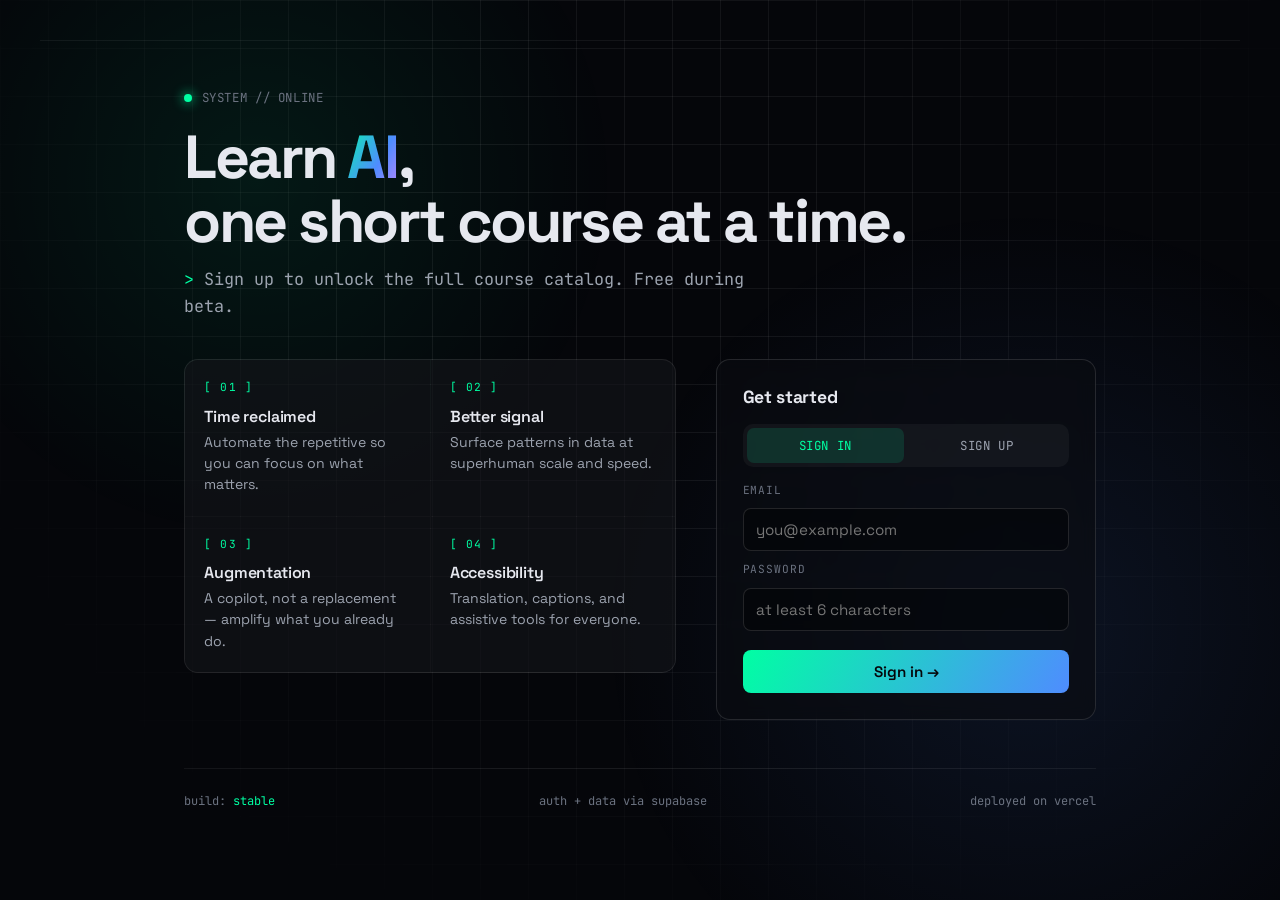
<file: index.html>
<!DOCTYPE html>
<html lang="en">
<head>
  <meta charset="UTF-8" />
  <meta name="viewport" content="width=device-width, initial-scale=1.0" />
  <title>// AI.academy</title>
  <link rel="preconnect" href="https://fonts.googleapis.com">
  <link rel="preconnect" href="https://fonts.gstatic.com" crossorigin>
  <link href="https://fonts.googleapis.com/css2?family=JetBrains+Mono:wght@400;600&family=Space+Grotesk:wght@500;700&display=swap" rel="stylesheet">
  <link rel="stylesheet" href="/assets/styles.css">
</head>
<body>
  <nav class="top" id="nav"></nav>

  <main>
    <div class="meta"><span class="dot"></span> SYSTEM // ONLINE</div>
    <h1>Learn <span class="grad">AI</span>,<br/>one short course at a time.</h1>
    <p class="lede">Sign up to unlock the full course catalog. Free during beta.</p>

    <div class="row">
      <section>
        <div class="grid" style="margin-bottom: 1rem;">
          <div class="card">
            <div class="num">[ 01 ]</div>
            <h3>Time reclaimed</h3>
            <p>Automate the repetitive so you can focus on what matters.</p>
          </div>
          <div class="card">
            <div class="num">[ 02 ]</div>
            <h3>Better signal</h3>
            <p>Surface patterns in data at superhuman scale and speed.</p>
          </div>
          <div class="card">
            <div class="num">[ 03 ]</div>
            <h3>Augmentation</h3>
            <p>A copilot, not a replacement — amplify what you already do.</p>
          </div>
          <div class="card">
            <div class="num">[ 04 ]</div>
            <h3>Accessibility</h3>
            <p>Translation, captions, and assistive tools for everyone.</p>
          </div>
        </div>
      </section>

      <aside class="panel" id="auth">
        <h2>Get started</h2>
        <div class="tabs" role="tablist">
          <button class="tab active" data-tab="signin" type="button">SIGN IN</button>
          <button class="tab" data-tab="signup" type="button">SIGN UP</button>
        </div>
        <form class="auth" id="auth-form" autocomplete="on">
          <label for="email">EMAIL</label>
          <input id="email" name="email" type="email" required autocomplete="email" placeholder="you@example.com" />
          <label for="password">PASSWORD</label>
          <input id="password" name="password" type="password" required autocomplete="current-password" minlength="6" placeholder="at least 6 characters" />
          <button class="primary" type="submit" id="submit-btn">Sign in →</button>
          <div class="msg" id="auth-msg" hidden></div>
        </form>
      </aside>
    </div>

    <footer class="foot">
      <span>build: <span class="ok">stable</span></span>
      <span>auth + data via supabase</span>
      <span>deployed on vercel</span>
    </footer>
  </main>

  <script type="module">
    import { supabase, getSession, renderNav } from '/assets/supabase.js';

    const session = await getSession();
    renderNav('nav', session);
    if (session) {
      window.location.replace('/courses.html');
    }

    const tabs = document.querySelectorAll('.tab');
    const form = document.getElementById('auth-form');
    const submitBtn = document.getElementById('submit-btn');
    const passwordInput = document.getElementById('password');
    const msg = document.getElementById('auth-msg');
    let mode = 'signin';

    function setMode(next) {
      mode = next;
      tabs.forEach(t => t.classList.toggle('active', t.dataset.tab === mode));
      submitBtn.textContent = mode === 'signin' ? 'Sign in →' : 'Create account →';
      passwordInput.autocomplete = mode === 'signin' ? 'current-password' : 'new-password';
      hideMsg();
    }
    tabs.forEach(t => t.addEventListener('click', () => setMode(t.dataset.tab)));

    function showMsg(text, kind) {
      msg.textContent = text;
      msg.className = 'msg ' + kind;
      msg.hidden = false;
    }
    function hideMsg() { msg.hidden = true; }

    form.addEventListener('submit', async (e) => {
      e.preventDefault();
      submitBtn.disabled = true;
      hideMsg();
      const email = form.email.value.trim();
      const password = form.password.value;
      try {
        if (mode === 'signin') {
          const { error } = await supabase.auth.signInWithPassword({ email, password });
          if (error) throw error;
          window.location.replace('/courses.html');
        } else {
          const { data, error } = await supabase.auth.signUp({ email, password });
          if (error) throw error;
          if (data.session) {
            window.location.replace('/courses.html');
          } else {
            showMsg('Check your email to confirm your account, then come back and sign in.', 'success');
            setMode('signin');
          }
        }
      } catch (err) {
        showMsg(err.message || 'Something went wrong.', 'error');
      } finally {
        submitBtn.disabled = false;
      }
    });
  </script>
</body>
</html>
</file>
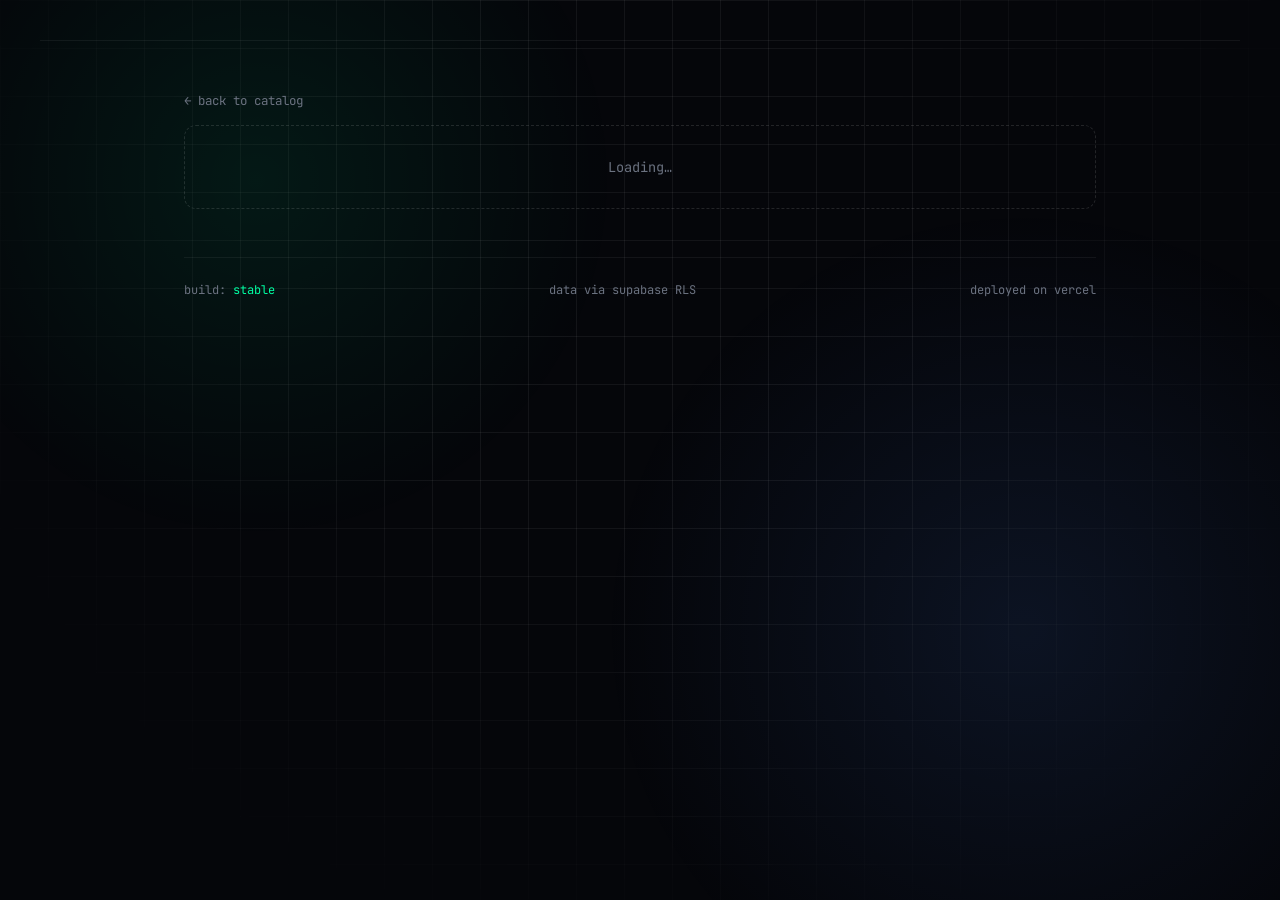
<file: course.html>
<!DOCTYPE html>
<html lang="en">
<head>
  <meta charset="UTF-8" />
  <meta name="viewport" content="width=device-width, initial-scale=1.0" />
  <title>Course // AI.academy</title>
  <link rel="preconnect" href="https://fonts.googleapis.com">
  <link rel="preconnect" href="https://fonts.gstatic.com" crossorigin>
  <link href="https://fonts.googleapis.com/css2?family=JetBrains+Mono:wght@400;600&family=Space+Grotesk:wght@500;700&display=swap" rel="stylesheet">
  <link rel="stylesheet" href="/assets/styles.css">
</head>
<body>
  <nav class="top" id="nav"></nav>

  <main>
    <a class="back" href="/courses.html">← back to catalog</a>
    <div id="course-root">
      <div class="empty">Loading…</div>
    </div>

    <footer class="foot">
      <span>build: <span class="ok">stable</span></span>
      <span>data via supabase RLS</span>
      <span>deployed on vercel</span>
    </footer>
  </main>

  <script type="module">
    import { supabase, requireAuth, renderNav, escapeHtml } from '/assets/supabase.js';

    const session = await requireAuth();
    if (session) {
      renderNav('nav', session);

      const slug = new URLSearchParams(location.search).get('slug');
      const root = document.getElementById('course-root');

      if (!slug) {
        root.innerHTML = `<div class="empty" style="color: var(--error);">No course specified.</div>`;
      } else {
        const { data: course, error } = await supabase
          .from('courses')
          .select('title, description, level, duration_minutes, content')
          .eq('slug', slug)
          .maybeSingle();

        if (error) {
          root.innerHTML = `<div class="empty" style="color: var(--error);">Failed to load course: ${escapeHtml(error.message)}</div>`;
        } else if (!course) {
          root.innerHTML = `<div class="empty">Course not found.</div>`;
        } else {
          document.title = `${course.title} // AI.academy`;
          root.innerHTML = `
            <div class="meta"><span class="dot"></span> COURSE // ENROLLED</div>
            <h1>${escapeHtml(course.title)}</h1>
            <p class="lede">${escapeHtml(course.description)}</p>
            <div class="detail-meta">
              <span class="level">${escapeHtml(course.level)}</span>
              <span>${course.duration_minutes} min</span>
            </div>
            <article class="detail-content">${escapeHtml(course.content)}</article>
          `;
        }
      }
    }
  </script>
</body>
</html>
</file>
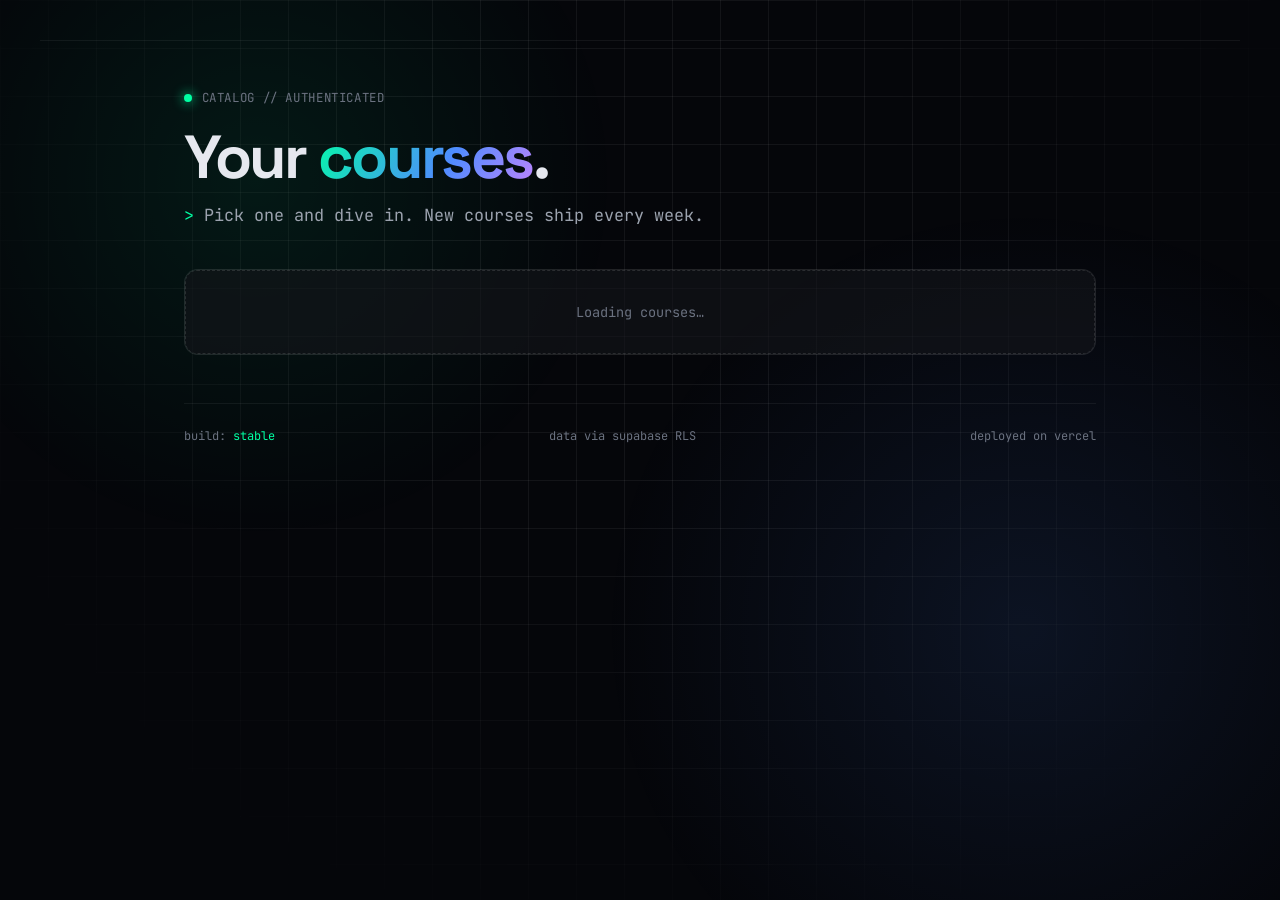
<file: courses.html>
<!DOCTYPE html>
<html lang="en">
<head>
  <meta charset="UTF-8" />
  <meta name="viewport" content="width=device-width, initial-scale=1.0" />
  <title>Courses // AI.academy</title>
  <link rel="preconnect" href="https://fonts.googleapis.com">
  <link rel="preconnect" href="https://fonts.gstatic.com" crossorigin>
  <link href="https://fonts.googleapis.com/css2?family=JetBrains+Mono:wght@400;600&family=Space+Grotesk:wght@500;700&display=swap" rel="stylesheet">
  <link rel="stylesheet" href="/assets/styles.css">
</head>
<body>
  <nav class="top" id="nav"></nav>

  <main>
    <div class="meta"><span class="dot"></span> CATALOG // AUTHENTICATED</div>
    <h1>Your <span class="grad">courses</span>.</h1>
    <p class="lede">Pick one and dive in. New courses ship every week.</p>

    <section class="grid" id="course-grid">
      <div class="card empty" style="grid-column: 1 / -1;">Loading courses…</div>
    </section>

    <footer class="foot">
      <span>build: <span class="ok">stable</span></span>
      <span>data via supabase RLS</span>
      <span>deployed on vercel</span>
    </footer>
  </main>

  <script type="module">
    import { supabase, requireAuth, renderNav, escapeHtml } from '/assets/supabase.js';

    const session = await requireAuth();
    if (!session) { /* redirected */ } else {
      renderNav('nav', session);

      const grid = document.getElementById('course-grid');
      const { data: courses, error } = await supabase
        .from('courses')
        .select('slug, title, description, level, duration_minutes')
        .order('created_at', { ascending: true });

      if (error) {
        grid.innerHTML = `<div class="card empty" style="grid-column: 1 / -1; color: var(--error);">Failed to load courses: ${escapeHtml(error.message)}</div>`;
      } else if (!courses || courses.length === 0) {
        grid.innerHTML = `<div class="card empty" style="grid-column: 1 / -1;">No courses yet. Check back soon.</div>`;
      } else {
        grid.innerHTML = courses.map((c, i) => `
          <a class="card" href="/course.html?slug=${encodeURIComponent(c.slug)}">
            <div class="num">[ ${String(i + 1).padStart(2, '0')} ]</div>
            <h3>${escapeHtml(c.title)}</h3>
            <p>${escapeHtml(c.description)}</p>
            <div class="meta-row">
              <span class="level">${escapeHtml(c.level)}</span>
              <span>${c.duration_minutes} min</span>
            </div>
          </a>
        `).join('');
      }
    }
  </script>
</body>
</html>
</file>
<file: assets/styles.css>
:root {
  --bg: #05060a;
  --fg: #e6e8ef;
  --muted: #6b7280;
  --muted-2: #9ca3af;
  --accent: #00ffa3;
  --accent-2: #4f8cff;
  --accent-3: #c084fc;
  --line: rgba(255,255,255,0.06);
  --line-2: rgba(255,255,255,0.12);
  --card: rgba(10, 12, 18, 0.6);
  --card-hover: rgba(20, 24, 36, 0.8);
  --error: #ff5d6c;
  --success: #00ffa3;
}
* { box-sizing: border-box; }
html, body {
  margin: 0;
  min-height: 100%;
  background: var(--bg);
  color: var(--fg);
  font-family: 'Space Grotesk', -apple-system, BlinkMacSystemFont, "Segoe UI", Roboto, sans-serif;
  overflow-x: hidden;
}
body::before {
  content: '';
  position: fixed;
  inset: 0;
  background-image:
    linear-gradient(var(--line) 1px, transparent 1px),
    linear-gradient(90deg, var(--line) 1px, transparent 1px);
  background-size: 48px 48px;
  mask-image: radial-gradient(ellipse at 50% 30%, black 30%, transparent 80%);
  pointer-events: none;
  z-index: 0;
}
body::after {
  content: '';
  position: fixed;
  inset: 0;
  background:
    radial-gradient(600px circle at 20% 20%, rgba(0,255,163,0.08), transparent 60%),
    radial-gradient(700px circle at 80% 70%, rgba(79,140,255,0.10), transparent 60%);
  pointer-events: none;
  z-index: 0;
}
main {
  position: relative;
  z-index: 1;
  max-width: 960px;
  margin: 0 auto;
  padding: 3rem 1.5rem 4rem;
}
nav.top {
  position: relative;
  z-index: 2;
  display: flex;
  justify-content: space-between;
  align-items: center;
  padding: 1.25rem 1.5rem;
  border-bottom: 1px solid var(--line);
  font-family: 'JetBrains Mono', monospace;
  font-size: 0.82rem;
  max-width: 1200px;
  margin: 0 auto;
}
nav.top a { color: var(--fg); text-decoration: none; }
nav.top .brand { font-weight: 600; letter-spacing: 0.02em; }
nav.top .brand .grad { background: linear-gradient(120deg, var(--accent), var(--accent-2)); -webkit-background-clip: text; background-clip: text; color: transparent; }
nav.top .links { display: flex; gap: 1.25rem; align-items: center; color: var(--muted); }
nav.top .links a:hover { color: var(--fg); }
nav.top button.linklike {
  background: none;
  border: none;
  color: var(--muted);
  font-family: inherit;
  font-size: inherit;
  cursor: pointer;
  padding: 0;
}
nav.top button.linklike:hover { color: var(--fg); }
.meta {
  font-family: 'JetBrains Mono', monospace;
  font-size: 0.78rem;
  color: var(--muted);
  letter-spacing: 0.05em;
  display: flex;
  align-items: center;
  gap: 0.6rem;
  margin-bottom: 1.25rem;
}
.meta .dot {
  width: 8px;
  height: 8px;
  border-radius: 50%;
  background: var(--accent);
  box-shadow: 0 0 12px var(--accent);
  animation: pulse 1.6s ease-in-out infinite;
}
@keyframes pulse {
  0%, 100% { opacity: 1; transform: scale(1); }
  50% { opacity: 0.5; transform: scale(0.85); }
}
h1 {
  font-size: clamp(2.2rem, 6vw, 3.8rem);
  font-weight: 700;
  letter-spacing: -0.04em;
  line-height: 1.05;
  margin: 0 0 0.75rem;
}
h1 .grad {
  background: linear-gradient(120deg, var(--accent) 0%, var(--accent-2) 60%, var(--accent-3) 100%);
  -webkit-background-clip: text;
  background-clip: text;
  color: transparent;
}
.lede {
  color: var(--muted-2);
  font-size: 1.05rem;
  max-width: 560px;
  line-height: 1.6;
  margin: 0 0 2.5rem;
  font-family: 'JetBrains Mono', monospace;
}
.lede::before { content: '> '; color: var(--accent); }

/* layout */
.row { display: grid; grid-template-columns: 1fr 380px; gap: 2.5rem; align-items: start; }
@media (max-width: 820px) { .row { grid-template-columns: 1fr; } }

/* feature grid */
.grid {
  display: grid;
  grid-template-columns: repeat(auto-fit, minmax(220px, 1fr));
  gap: 1px;
  background: var(--line);
  border: 1px solid var(--line);
  border-radius: 14px;
  overflow: hidden;
}
.card {
  background: var(--card);
  padding: 1.25rem 1.2rem;
  transition: background 0.25s ease;
  text-decoration: none;
  color: inherit;
  display: block;
}
.card:hover { background: var(--card-hover); }
.card .num {
  font-family: 'JetBrains Mono', monospace;
  font-size: 0.7rem;
  color: var(--accent);
  letter-spacing: 0.1em;
  margin-bottom: 0.7rem;
}
.card h3 {
  font-size: 1rem;
  font-weight: 600;
  margin: 0 0 0.35rem;
  letter-spacing: -0.01em;
}
.card p {
  color: var(--muted-2);
  font-size: 0.88rem;
  line-height: 1.5;
  margin: 0;
}
.card .meta-row {
  margin-top: 0.85rem;
  font-family: 'JetBrains Mono', monospace;
  font-size: 0.7rem;
  color: var(--muted);
  display: flex;
  gap: 0.75rem;
  letter-spacing: 0.05em;
}
.card .level { color: var(--accent-2); }

/* auth panel */
.panel {
  background: var(--card);
  border: 1px solid var(--line-2);
  border-radius: 14px;
  padding: 1.6rem;
  backdrop-filter: blur(8px);
}
.panel h2 {
  font-size: 1.1rem;
  margin: 0 0 1rem;
  letter-spacing: -0.01em;
}
.tabs {
  display: flex;
  gap: 0.25rem;
  background: rgba(255,255,255,0.04);
  border-radius: 10px;
  padding: 4px;
  margin-bottom: 1rem;
  font-family: 'JetBrains Mono', monospace;
  font-size: 0.78rem;
}
.tab {
  flex: 1;
  background: transparent;
  border: none;
  color: var(--muted-2);
  padding: 0.55rem;
  border-radius: 7px;
  cursor: pointer;
  letter-spacing: 0.05em;
  font-family: inherit;
  font-size: inherit;
}
.tab.active { background: rgba(0,255,163,0.12); color: var(--accent); }
form.auth { display: flex; flex-direction: column; gap: 0.7rem; }
form.auth label {
  font-family: 'JetBrains Mono', monospace;
  font-size: 0.7rem;
  color: var(--muted);
  letter-spacing: 0.08em;
}
form.auth input {
  background: rgba(0,0,0,0.4);
  border: 1px solid var(--line-2);
  color: var(--fg);
  padding: 0.7rem 0.8rem;
  border-radius: 8px;
  font: inherit;
  font-size: 0.95rem;
  outline: none;
  transition: border-color 0.15s ease, box-shadow 0.15s ease;
}
form.auth input:focus {
  border-color: var(--accent);
  box-shadow: 0 0 0 3px rgba(0,255,163,0.12);
}
button.primary {
  background: linear-gradient(120deg, var(--accent), var(--accent-2));
  color: #05060a;
  border: none;
  padding: 0.75rem 1rem;
  border-radius: 8px;
  font-family: 'Space Grotesk', sans-serif;
  font-weight: 600;
  font-size: 0.95rem;
  cursor: pointer;
  margin-top: 0.5rem;
  transition: transform 0.1s ease, opacity 0.15s ease;
}
button.primary:hover { transform: translateY(-1px); }
button.primary:disabled { opacity: 0.6; cursor: not-allowed; transform: none; }
.msg {
  font-family: 'JetBrains Mono', monospace;
  font-size: 0.78rem;
  margin-top: 0.5rem;
  padding: 0.6rem 0.7rem;
  border-radius: 7px;
  line-height: 1.45;
}
.msg.error { background: rgba(255,93,108,0.1); color: var(--error); border: 1px solid rgba(255,93,108,0.3); }
.msg.success { background: rgba(0,255,163,0.1); color: var(--success); border: 1px solid rgba(0,255,163,0.3); }
.msg.info { background: rgba(79,140,255,0.08); color: var(--muted-2); border: 1px solid rgba(79,140,255,0.2); }

footer.foot {
  margin-top: 3rem;
  padding-top: 1.5rem;
  border-top: 1px solid var(--line);
  font-family: 'JetBrains Mono', monospace;
  font-size: 0.75rem;
  color: var(--muted);
  display: flex;
  justify-content: space-between;
  flex-wrap: wrap;
  gap: 1rem;
}
footer.foot span.ok { color: var(--accent); }

/* course detail */
.detail-meta {
  font-family: 'JetBrains Mono', monospace;
  font-size: 0.78rem;
  color: var(--muted);
  display: flex;
  gap: 1rem;
  margin: 0 0 1.5rem;
  letter-spacing: 0.05em;
}
.detail-meta .level { color: var(--accent-2); }
.detail-content {
  background: var(--card);
  border: 1px solid var(--line);
  border-radius: 14px;
  padding: 1.75rem;
  line-height: 1.7;
  color: var(--muted-2);
  font-size: 1rem;
}
.back {
  font-family: 'JetBrains Mono', monospace;
  font-size: 0.78rem;
  color: var(--muted);
  text-decoration: none;
  display: inline-block;
  margin-bottom: 1rem;
}
.back:hover { color: var(--fg); }

.greeting {
  font-family: 'JetBrains Mono', monospace;
  font-size: 0.78rem;
  color: var(--muted);
  letter-spacing: 0.04em;
}
.greeting .email { color: var(--accent); }

.empty {
  font-family: 'JetBrains Mono', monospace;
  color: var(--muted);
  font-size: 0.85rem;
  padding: 2rem;
  text-align: center;
  border: 1px dashed var(--line-2);
  border-radius: 12px;
}
</file>
